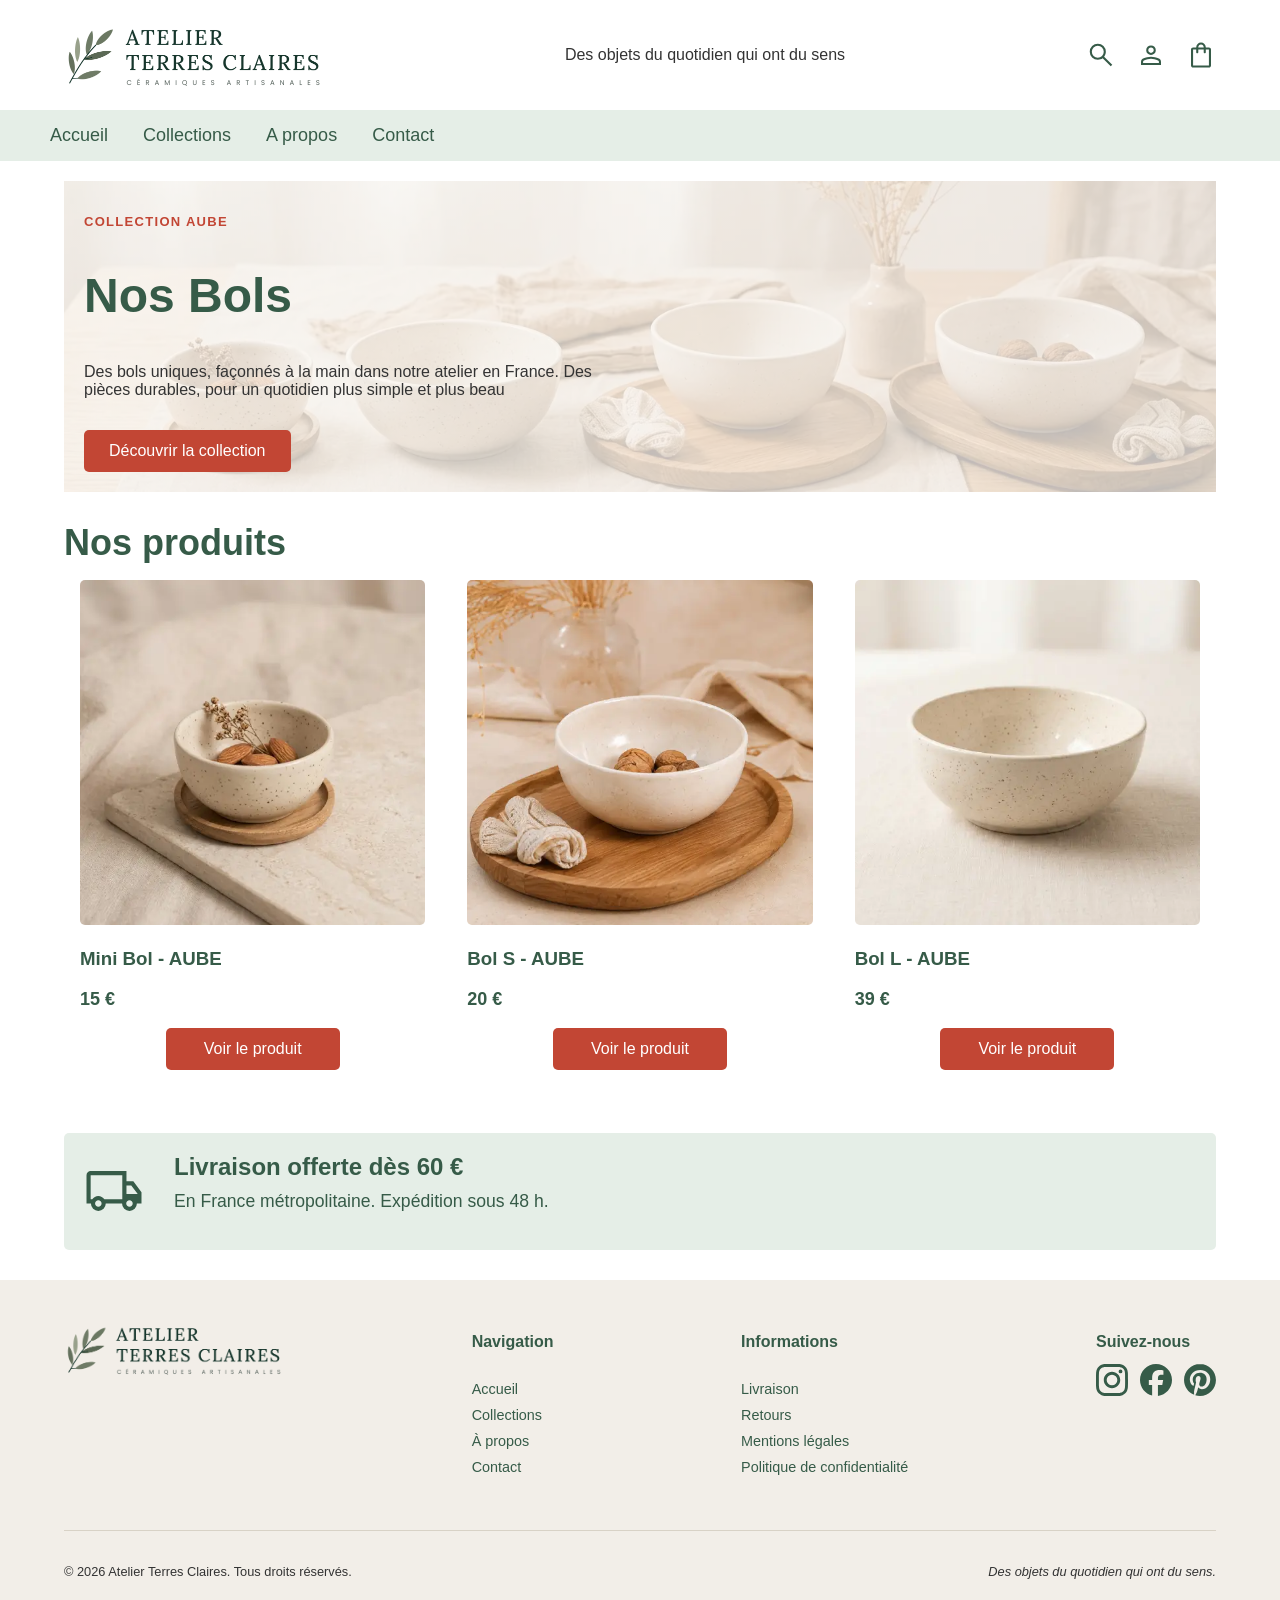
<file: index.html>
<!DOCTYPE html>
<html lang="fr">

<head>
    <meta charset="UTF-8">
    <meta name="viewport" content="width=device-width, initial-scale=1.0">
    <title>Nos bols - Atelier Terres Claires</title>

    <link rel="stylesheet" href="style.css">

    <script src="script.js" defer></script>

</head>

<body>
    <header>
        <div id="top-header">
            <a href="index.html"><img id="logo" src="logo.png" alt="Logo Atelier Terres Claires" width="260" height="69"></a>
            
            <p>Des objets du quotidien qui ont du sens </p>

            <nav id="top-nav">
                <img src="search.svg" alt="Rechercher">
                <img src="account.svg" alt="Mon compte">
                <img src="shoppingbag.svg" alt="Panier">
                <button type="button" id="menu-button">☰</button>
            </nav>
        </div>

        <nav id="main-nav">
            <a href="index.html">Accueil</a>
            <a href="index.html">Collections</a>
            <a href="/a-propos">A propos</a>
            <a href="/contact">Contact</a>
        </nav>
    </header>

    <main>
        <section id="hero-collection">
            <div class="hero-content">
            <p class="hero-tag">COLLECTION AUBE</p>
            <h1 id="hero-title">Nos Bols</h1>
            <p class="hero-text">Des bols uniques, façonnés à la main dans notre atelier en France. Des pièces durables, pour un quotidien
                plus simple et plus beau</p>
            <a class="hero-button" href="/collections/bols">Découvrir la collection</a>
            </div>

        </section>

        <section id="products">
            <h2>Nos produits</h2>
            <div id="products-list">
                <article class="product-card">
                <img src="01-aube_01-mini_bol.webp" alt="mini bol - collection Aube">
                <h3>Mini Bol - AUBE</h3>
                <p>15 €</p>
                <a href="/products/minibol-aube">Voir le produit</a>
                </article>

                <article class="product-card">
                <img src="01-aube_01-bol_s.webp" alt="Bol S - Collection Aube">                
                <h3>Bol S - AUBE</h3>
                <p>20 €</p>
                <a href="produit-bol-aube.html">Voir le produit</a>
                </article>

                <article class="product-card">
                <img  src="01-aube_01-bol_l.webp" alt="Bol L - Collection Aube">
                <h3>Bol L - AUBE</h3>
                <p>39 €</p>
                <a href="/products/bol-l-aube">Voir le produit</a>
                </article>
            </div>
        </section>

        <aside class="delivery-banner">
            <img id="livraison" src="livraison.svg" alt="">
            <div class="delivery-text">
                <h2>Livraison offerte dès 60 €</h2>
                <p>En France métropolitaine. Expédition sous 48 h.</p>
            </div>
        </aside>

    </main>

    <footer>
        <div class="footer-nav">
            <div class="footer-brand">
                <img src="logo.png" alt="Atelier Terres Claires">
            </div>

            <nav>
                <h2>Navigation</h2>
                <ul>
                    <li><a href="index.html">Accueil</a></li>
                    <li><a href="/collections">Collections</a></li>
                    <li><a href="/a-propos">À propos</a></li>
                    <li><a href="/contact">Contact</a></li>
                </ul>
            </nav>

            <nav id="info-nav">
                <h2>Informations</h2>
                <ul>
                    <li><a href="/livraison">Livraison</a></li>
                    <li><a href="/retours">Retours</a></li>
                    <li><a href="/mentions-legales">Mentions légales</a></li>
                    <li><a href="/confidentialite">Politique de confidentialité</a></li>
                </ul>
            </nav>

            <div class="footer-social">
                <h2>Suivez-nous</h2>
                <div class="social-icons">
                    <a href="#"><img src="instagram.svg" alt="Instagram"></a>
                    <a href="#"><img src="facebook.svg" alt="Facebook"></a>
                    <a href="#"><img src="pinterest.svg" alt="Pinterest"></a>
                </div>
            </div>
        </div>

        <div class="footer-bottom">
            <p>© 2026 Atelier Terres Claires. Tous droits réservés.</p>
            <p class="footer-baseline">Des objets du quotidien qui ont du sens.</p>
        </div>
    </footer>
</body>

</html>
</file>
<file: style.css>
:root {
    --primary-color: #365B48 ;
    --secondary-color: #c24634;
    --background-color: #fbf9f6;
    --text-color: #333;
}

body {
    margin: 0;
    color: var(--primary-color);
    font-family : "Segoe UI", Arial, sans-serif;
}

h1,
h2,
.product-price {
    color: var(--primary-color);
    font-family : "Century Gothic", "Avenir Next", Futura, "Segoe UI", Arial, sans-serif;
}

p {
    color: var(--text-color);
}

#top-header{
    display: flex;
    justify-content: space-between;
    align-items: center;
    padding: 20px 5%;
}

#top-header > nav {
    display: flex;
    gap : 20px;
}

#logo {
    width: 260px;
    height: auto;
    display: block;
}

#top-nav img {
    width: 30px;
    display: block;
}

#top-header > nav > a {
    text-decoration: none;
    font-size: 25px;
}

#menu-button {
    display: none;             
    background: none;
    border: none;
    font-size: 30px;
    color: var(--primary-color);
    cursor: pointer;
}

#main-nav {
    background-color: #e5eee7;
    display: flex;
    gap : 35px;
    padding: 15px 15px 15px 50px;
}

#main-nav a {
  color: var(--primary-color);
  text-decoration: none;
  font-size: 18px;
}

main {
  width: 90%;
  margin: 20px auto;
}

#hero-collection {
    display: flex;
    justify-content: space-between;
    align-items: center;
    gap : 20px;
    background-image: linear-gradient(rgba(251, 249, 246, 0.75), rgba(251, 249, 246, 0.75)), url("collection_nos_bols_aube.webp");
    background-size: cover;
    background-position: center;
    padding: 20px;
    }

.hero-content {
    max-width: 50%;
}

.hero-tag {
    color: var(--secondary-color);
    font-size: small;
    font-weight: bold;
    letter-spacing: 0.1em;
}

#hero-title {
    font-size: 3rem;
    font-weight: bold;
    color: var(--primary-color);
}

.hero-button {
  display: inline-block;
  margin-top: 15px;
  padding: 12px 25px;
  background-color: var(--secondary-color);
  color: white;
  text-decoration: none;
  border-radius: 5px;
}

#products h2 {
  font-size: 36px;
  margin-top: 30px;
  margin-bottom: 0px;
}

#products-list {
  display: flex;
  gap: 10px;
}

.product-card {
    width: 33%;
    padding: 15px;
    border : 1px white solid;
    border-radius: 5px;
}

.product-card img {
  width: 100%;
  border-radius: 5px;
}

.product-card p {
  font-weight: bold;
  color: var(--primary-color);
  font-size: 18px;
}

.product-card a {
  display: block;
  width: 150px;
  margin: 15px auto;
  padding: 12px;
  background-color: var(--secondary-color);
  color: white;
  text-align: center;
  text-decoration: none;
  border-radius: 5px;
}

aside {
    display: flex;
    align-items: center;
    gap: 30px;
    margin-top: 2rem;
    padding: 20px;
    background-color: #e5eee7;
    color: var(--primary-color);
    border-radius: 5px;
    justify-content: left;
}

.delivery-text {
  display: flex;
  flex-direction: column;
}

#livraison {
  width: 60px;
}

.delivery-text>h2 {
  font-size: 1.5rem;
  margin: 0;
}

.delivery-text>p {
  font-size: 1.1rem;
  margin-top: 10px;
  color: var(--primary-color);
}

footer {
  margin-top: 30px;
  padding: 40px 5%;
  background-color: #F2EEE8;
}

footer > div.footer-nav {
  display: flex;
  justify-content: space-between;
  align-items: flex-start;
  padding-bottom: 30px;
  border-bottom: 1px solid #d8d2c6;
  margin-bottom: 20px;
}

.footer-brand img {
    width: 220px;
    height: auto;
    display: block;
}

footer h2 {
  font-size: 1rem;
  font-weight: bold;
}

footer nav {
  display: flex;
  flex-direction: column;
}

footer ul {
  list-style: none;
  padding: 0;
}

footer li {
  margin-bottom: 8px;
}

footer a{
  text-decoration: none;
  color: var(--primary-color);
  font-size: 0.9rem;
}

footer a:hover {
  text-decoration: underline;
}

.social-icons {
  display: flex;
  gap: 12px;
}

.footer-social img {
    width: 32px;
    height: 32px;
    display: block;
}

footer > div.footer-bottom {
  display: flex;
  justify-content: space-between;
  flex-wrap: wrap;
  font-size: 0.8rem;
  color: #6b6b6b;
}

.footer-baseline {
  font-style: italic;
}


/*PAGE PRODUIT*/

.back-link {
    display: inline-block;
    margin: 10px 0 25px;
    color: var(--primary-color);
    font-weight: bold;
    text-decoration: underline;
}

.product {
    display: flex;
    gap: 50px;
    align-items: flex-start;
}

.product-image {
    width: 50%;
    height: auto;
    border-radius: 8px;
    object-fit: cover;
}

.product-info {
    width: 50%;
}

.product-tag {
    margin: 0;
    color: var(--secondary-color);
    font-size: 0.9rem;
    font-weight: bold;
    text-transform: uppercase;
    letter-spacing: 0.15em;
}

.product-title {
    margin: 10px 0;
    font-size: 3rem;
}

.product-price {
    margin: 0;
    font-size: 2rem;
}

.product-stock {
    color: var(--primary-color);
    font-weight: bold;
}

.product-description {
    line-height: 1.6;
    font-size: 1.05rem;
}

.add-to-cart label {
    display: block;
    margin: 20px 0 10px;
    font-weight: bold;
}

.add-to-cart-row {
    display: flex;
    gap: 20px;
}

#quantity {
    width: 80px;
    height: 50px;
    border: 1px solid #cfcac2;
    border-radius: 5px;
    font-size: 1.2rem;
    text-align: center;
    color: var(--primary-color);
}

.cart-button {
    flex: 1;
    display: flex;
    align-items: center;
    justify-content: center;
    gap: 10px;
    border: none;
    border-radius: 5px;
    background-color: var(--secondary-color);
    color: white;
    font-size: 1.1rem;
    font-weight: bold;
    cursor: pointer;
}

.cart-icon {
    width: 30px;
}

.reassurance {
    display: flex;
    justify-content: space-between;
    margin: 35px 0 0;
    padding: 0;
    list-style: none;
}

.reassurance li {
    flex: 1;
    display: flex;
    flex-direction: column;
    align-items: center;
    gap: 8px;
    text-align: center;
    font-size: 0.95rem;
    color: var(--text-color);
}

.reassurance img {
    width: 30px;
    height: 30px;
}

@media (max-width:700px) {
    #top-header {
    padding: 10px;
    }

  
    #top-header>p {
        display: none;
    }

    #logo {
        width: 170px;
    }
    #top-nav {
        gap: 18px;
    }

    #top-nav img {
        width: 28px;
    }

    #menu-button {
        display: block;
    }

    #main-nav {
        display: none;
        flex-direction: column;
        gap : 15px;
    }

    #main-nav.is-open {
        display: flex;
    }

    #hero-collection {
        padding: 25px;
    }

    .hero-content {
        width: 100%;
    }
 
    #products-list {
        flex-direction: column;
    }

    .product-card {
       width: auto;
    }
   
    .delivery-text>h2 {
        font-size: 1.25rem;
    }

    .delivery-text>p {
        font-size: 1rem;
    }

    footer > div.footer-nav {
        flex-wrap: wrap;
        gap: 25px 0;
    }

    .footer-brand,
    .footer-social,
    footer nav {
        flex: 0 0 50%;
    }

    .footer-brand  { order: 1; }
    .footer-social { order: 2; }
    footer nav     { order: 3; }


    .footer-brand img{
        width: 160px;
    }

    .footer-social h2 {
        display: none;
    }

    .footer-bottom {
        flex-direction: column;
        align-items: center;
        gap: 10px;
    }
    .footer-baseline {
        display : none; 
    }


    .product {
        flex-direction: column;
        gap: 25px;
    }

    .product-image {
        width: 100%;             
        border-radius: 0;
    }

    .product-info {
        width: 100%;
    }

    .product-title {
        font-size: 2.3rem;
    }

    .product-price {
        font-size: 1.8rem;
    }

    .add-to-cart-row {
        gap: 12px;
    }

    .reassurance {
        flex-wrap: wrap;
        row-gap: 25px;
    }

    .reassurance li {
        flex: 0 0 50%;
    }

}
</file>
